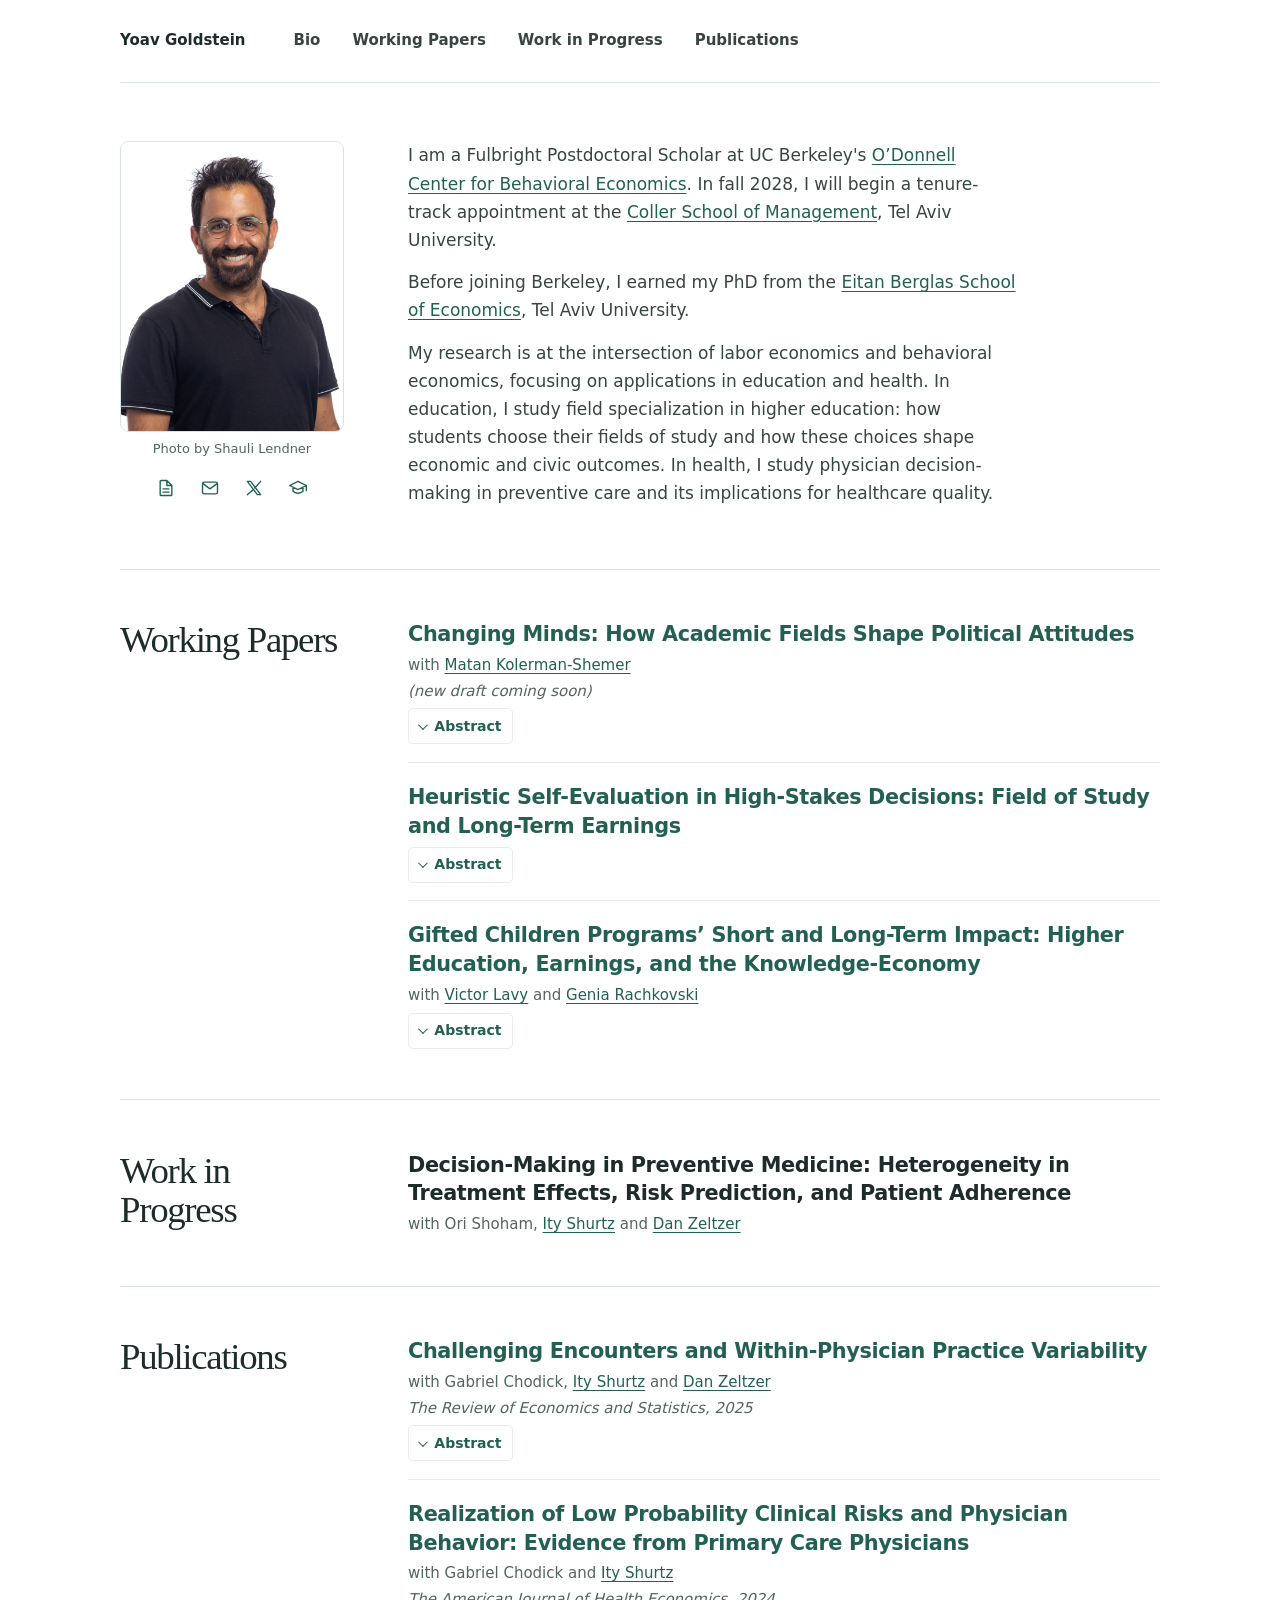
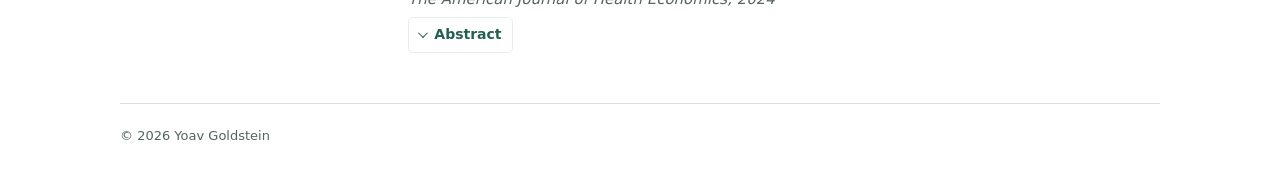
<file: index.html>
<!doctype html>
<html lang="en">
<head>
  <meta charset="utf-8">
  <meta name="viewport" content="width=device-width, initial-scale=1">
  <meta name="description" content="Yoav Goldstein | Labor economics, behavioral economics, education, and health">
  <meta name="theme-color" content="#ffffff">
  <title>Yoav Goldstein</title>
  <link rel="stylesheet" href="styles.css">
</head>
<body>
<div class="page">
  <header class="site-header">
    <h1>Yoav Goldstein</h1>
    <nav aria-label="Main navigation">
      <a href="#bio">Bio</a>
      <a href="#working-papers">Working Papers</a>
      <a href="#work-in-progress">Work in Progress</a>
      <a href="#publications">Publications</a>
    </nav>
  </header>
  <main>
    <section id="bio" class="bio-section" aria-label="Bio">
      <div class="bio-sidebar">
        <figure class="portrait">
          <img src="portrait.jpg" alt="Yoav Goldstein" width="768" height="998" fetchpriority="high">
          <figcaption>Photo by Shauli Lendner</figcaption>
        </figure>
        <nav class="contact-links" aria-label="Profile and contact links">
          <a href="cv.pdf" aria-label="CV (PDF)" title="CV (PDF)">
            <svg viewBox="0 0 24 24" aria-hidden="true" focusable="false">
              <path d="M13 3H6a1 1 0 0 0-1 1v16a1 1 0 0 0 1 1h12a1 1 0 0 0 1-1V9zM13 3v6h6M8.5 13h7M8.5 17h7"/>
            </svg>
          </a>
          <a href="mailto:yoavgolds@berkeley.edu" aria-label="Email Yoav Goldstein" title="yoavgolds@berkeley.edu">
            <svg viewBox="0 0 24 24" aria-hidden="true" focusable="false">
              <rect x="3" y="5" width="18" height="14" rx="2"/>
              <path d="m4 7 8 6 8-6"/>
            </svg>
          </a>
          <a href="https://x.com/GoldsteinYoav" target="_blank" rel="noopener" aria-label="Twitter" title="Twitter">
            <svg viewBox="0 0 24 24" aria-hidden="true" focusable="false">
              <path d="M4 4h4l12 16h-4zM20 4l-7 8m-2 2-7 6"/>
            </svg>
          </a>
          <a href="https://scholar.google.com/citations?user=YSxl_9QAAAAJ" target="_blank" rel="noopener" aria-label="Google Scholar" title="Google Scholar">
            <svg viewBox="0 0 24 24" aria-hidden="true" focusable="false">
              <path d="m2 9 10-5 10 5-10 5zM6 11v5c3 3 9 3 12 0v-5m4-2v6"/>
            </svg>
          </a>
        </nav>
      </div>
      <div class="bio-copy">
        <p>I am a Fulbright Postdoctoral Scholar at UC Berkeley's <a href="https://haas.berkeley.edu/behavioral-economics/" target="_blank" rel="noopener">O’Donnell Center for Behavioral Economics</a>. In fall 2028, I will begin a tenure-track appointment at the <a href="https://en-coller.tau.ac.il/" target="_blank" rel="noopener">Coller School of Management</a>, Tel Aviv University.</p>
        <p>Before joining Berkeley, I earned my PhD from the <a href="https://econ.tau.ac.il/" target="_blank" rel="noopener">Eitan Berglas School of Economics</a>, Tel Aviv University.</p>
        <p>My research is at the intersection of labor economics and behavioral economics, focusing on applications in education and health. In education, I study field specialization in higher education: how students choose their fields of study and how these choices shape economic and civic outcomes. In health, I study physician decision-making in preventive care and its implications for healthcare quality.</p>
      </div>
    </section>
    <section class="content-section" id="working-papers" aria-labelledby="working-papers-title">
      <h2 id="working-papers-title">Working Papers</h2>
      <div class="paper-list">
<article class="paper">
<h3><a href="https://www.dropbox.com/scl/fi/x4blc55nksl5pelstte4q/draft_jmp_major_politics_yoav_goldstein_dec_25.pdf?dl=0&amp;rlkey=j91oeaal6gkvu3q7mhks4vtoc" rel="noopener noreferrer" target="_blank">Changing Minds: How Academic Fields Shape Political Attitudes</a></h3>
<p class="authors">with <a href="https://sites.google.com/mail.huji.ac.il/matankolerman-shemer" target="_blank" rel="noopener">Matan Kolerman-Shemer</a></p>
<span class="note">(new draft coming soon)</span>
<details class="paper-abstract"><summary>Abstract</summary>
<p>This paper studies how academic fields shape students’ political attitudes. Using panel surveys of roughly 300,000 U.S. college students, we compare students across college majors while conditioning on pre-college political attitudes and major-related preferences. Several pieces of evidence support a causal interpretation. The estimates are robust to conservative sensitivity analyses, the controls eliminate nearly all omitted-variable bias from observed demographic and behavioral characteristics, and complementary analyses exploiting supply-side variation in field availability yield consistent results. The estimated effects of academic fields are substantial. Relative to the natural sciences, social sciences and humanities shift students left, while economics and business shift them right, with particularly large effects on economic policy positions. These effects also extend to related behaviors and priorities: social sciences and humanities increase political activism, whereas economics and business increase the importance students place on their own financial success. The evidence suggests that academic content, rather than peers or expected earnings, is the mechanism. Finally, field choice contributes to political fragmentation because students tend to select majors that align with their pre-existing attitudes.</p>
</details>
</article>
<article class="paper">
<h3><a href="https://www.dropbox.com/scl/fi/gdprxqh7v13dfm9620s8c/Goldstein_Heuristic_Self_Evaluation.pdf?dl=0&amp;rlkey=4sfr75r3tcza4m50lxbsrcez8" rel="noopener noreferrer" target="_blank">Heuristic Self-Evaluation in High-Stakes Decisions: Field of Study and Long-Term Earnings</a></h3>
<details class="paper-abstract"><summary>Abstract</summary>
<p>This paper shows that heuristics in self-evaluation can distort high-stakes educational choices and generate persistent earnings consequences. Using administrative data, I exploit a regression discontinuity at a round-number threshold on the national university entrance test. A score just above this threshold does not confer a formal admission advantage and typically remains below the cutoff for high-return STEM programs. Yet students who score just above this mark on their first attempt are substantially more likely to later enroll in such degrees, shifting away from lower-return degrees. The pattern is consistent with left-digit bias in self-evaluation: students treat the leading digit of the score as a salient signal of ability and adjust both the programs they target and the effort they devote to gaining admission. Years later, students just above the threshold are more likely to work in the tech sector and earn higher wages. Using threshold crossing as an instrument for high-return STEM enrollment, I estimate large local wage returns for students whose degree choices are shifted by this heuristic response. A preregistered survey experiment supports the mechanism: round-number thresholds generate sharp discontinuities in perceived qualification and in stated willingness to continue pursuing STEM.</p>
</details>
</article>
<article class="paper">
<h3><a href="https://www.nber.org/papers/w29779" rel="noopener noreferrer" target="_blank">Gifted Children Programs’ Short and Long-Term Impact: Higher Education, Earnings, and the Knowledge-Economy</a></h3>
<p class="authors">with <a href="https://warwick.ac.uk/fac/soc/economics/staff/vlavy/" target="_blank" rel="noopener">Victor Lavy</a> and <a href="https://sites.google.com/view/genia-rachkovski" target="_blank" rel="noopener">Genia Rachkovski</a></p>
<details class="paper-abstract"><summary>Abstract</summary>
<p>This paper examines the short- and long-term consequences of participation in high school Gifted Children Programs (GCPs). Using administrative data that follow individuals from primary school to adulthood, we find that while these programs have negligible effects on high school academic achievement, they substantially influence university trajectories. Specifically, GCP participation shifts the choice of field of study, increases the incidence of double majors, and increases the probability of attaining advanced degrees. Interestingly, we find no effect on earnings or employment—either overall or within knowledge-based sectors—indicating that the high baseline productivity gifted children possess is not further enhanced by program participation. However, we find that GCP participation positively affects spouse “quality” and significantly increases the likelihood of working with fellow GCP peers, suggesting that the program has important long-run effects on the social connections of gifted students. We discuss potential mechanisms within the context of psychological theories of giftedness.</p>
</details>
</article>
      </div>
    </section>
    <section class="content-section" id="work-in-progress" aria-labelledby="work-in-progress-title">
      <h2 id="work-in-progress-title">Work in Progress</h2>
      <div class="paper-list">
<article class="paper">
<h3>Decision-Making in Preventive Medicine: Heterogeneity in Treatment Effects, Risk Prediction, and Patient Adherence</h3>
<p class="authors">with Ori Shoham, <a href="https://www.ityshurtz.com/" target="_blank" rel="noopener">Ity Shurtz</a> and <a href="https://sites.google.com/view/danzeltzer/" target="_blank" rel="noopener">Dan Zeltzer</a></p>
</article>
      </div>
    </section>
    <section class="content-section" id="publications" aria-labelledby="publications-title">
      <h2 id="publications-title">Publications</h2>
      <div class="paper-list">
<article class="paper">
<h3><a href="https://doi.org/10.1162/rest_a_01314" rel="noopener noreferrer" target="_blank">Challenging Encounters and Within-Physician Practice Variability</a></h3>
<p class="authors">with Gabriel Chodick, <a href="https://www.ityshurtz.com/" target="_blank" rel="noopener">Ity Shurtz</a> and <a href="https://sites.google.com/view/danzeltzer/" target="_blank" rel="noopener">Dan Zeltzer</a></p>
<p class="venue">The Review of Economics and Statistics, 2025</p>
<details class="paper-abstract"><summary>Abstract</summary>
<p>We examine how physician decisions are impacted by difficult cases - encounters with newly diagnosed cancer patients. Using detailed administrative data, we compare primary care physicians' decisions in visits that occurred before and after difficult cases and matched comparison cases by the same physicians on other dates. Immediately following a difficult case, physicians increase referrals for common tests, including diagnostic tests unrelated to cancer. The effect lasts only for about an hour, and is not driven by patient selection or schedule disruption. The results highlight difficult encounters as a source for variability in physician practice.</p>
</details>
</article>
<article class="paper">
<h3><a href="https://doi.org/10.1086/724416" rel="noopener noreferrer" target="_blank">Realization of Low Probability Clinical Risks and Physician Behavior: Evidence from Primary Care Physicians</a></h3>
<p class="authors">with Gabriel Chodick and <a href="https://www.ityshurtz.com/" target="_blank" rel="noopener">Ity Shurtz</a></p>
<p class="venue">The American Journal of Health Economics, 2024</p>
<details class="paper-abstract"><summary>Abstract</summary>
<p>We examine whether primary care physicians alter their clinical decision-making following realizations of low probability risks among their patients -- events of colon cancer diagnoses. Relying on comprehensive administrative visit level data from a large Israeli HMO, we find that physicians increase their patients' use of colonoscopy tests substantially during the first three months following such events and that in the subsequent twelve months the effect dissipates. We find no indication that older -- typically more experienced -- physicians are less responsive to Events, nor do we find that physicians' response varies by their gender. Considering that in our setting, it is unlikely that colon cancer diagnoses convey information in the traditional sense, these results indicate the existence of attention effects. Unexpected events induce a stronger physician response and the increase in the use of colonoscopy tests is more pronounced among patients that are similar to the patient involved in the event, in line with recent work on cognitive mechanisms and memory where surprises and associative memory play a key role in decision making. We also do not find evidence that the quality of colonoscopy tests decreases with the increase in their use, suggesting that in response to events, physicians induce adherence to colonoscopy tests among their at-risk patients rather than merely lowering the cut-off risk level of prescribing colonoscopy tests.</p>
</details>
</article>
      </div>
    </section>
  </main>
  <footer>© 2026 Yoav Goldstein</footer>
</div>
</body>
</html>
</file>
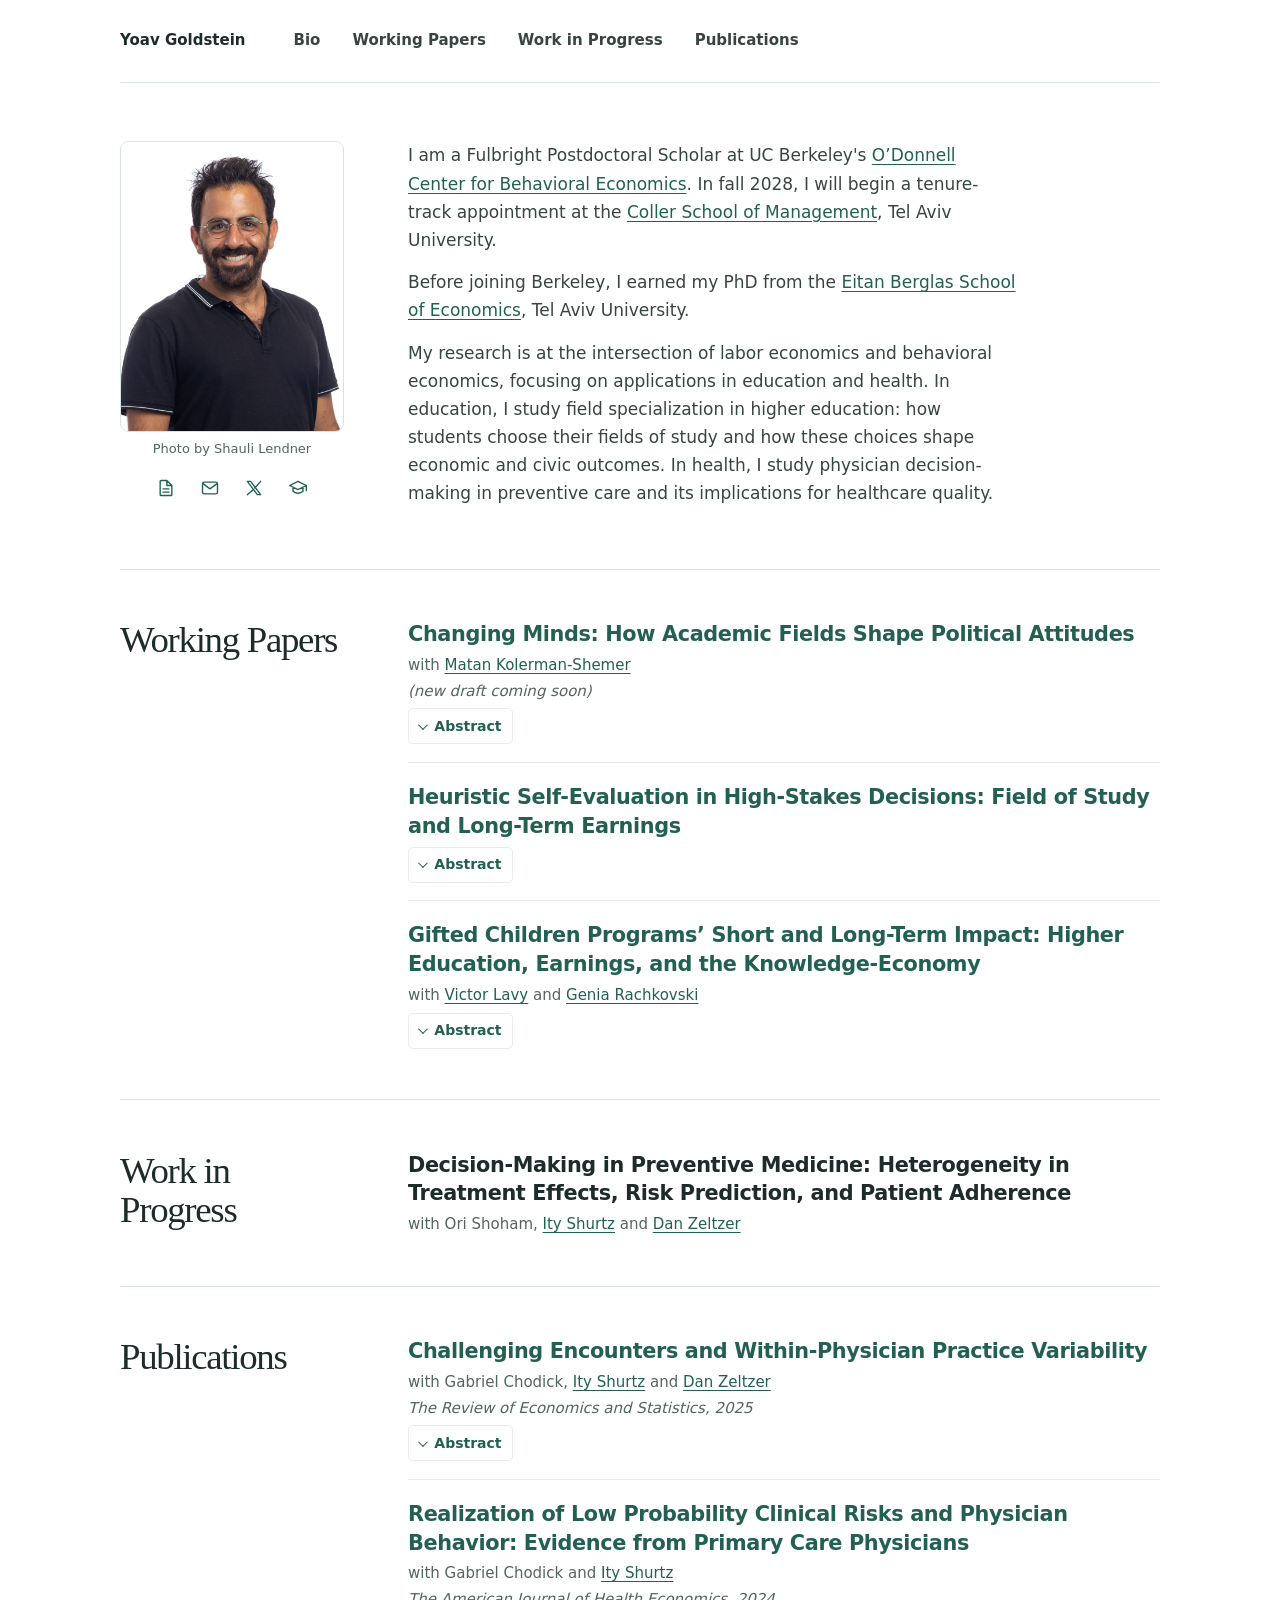
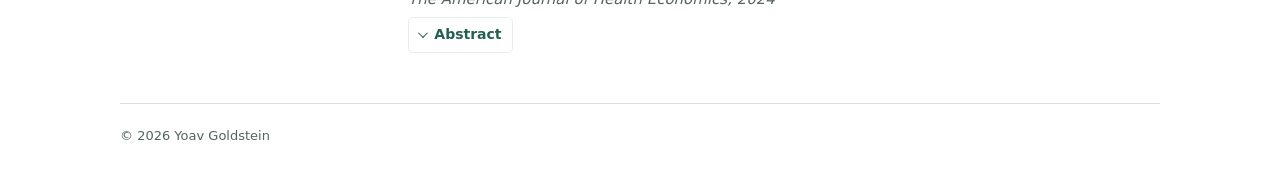
<file: research.html>
<!doctype html><html lang="en"><head><meta charset="utf-8"><meta name="viewport" content="width=device-width,initial-scale=1"><meta http-equiv="refresh" content="0;url=index.html#working-papers"><link rel="canonical" href="index.html#working-papers"><title>Research | Yoav Goldstein</title></head><body><p>Research has moved to <a href="index.html#working-papers">the main page</a>.</p></body></html>
</file>
<file: styles.css>
:root {
  color-scheme: light;
  --ink: #1d2c2b;
  --body: #374542;
  --muted: #546460;
  --accent: #236053;
  --line: #d8e2df;
  --soft-line: #e6edeb;
  --tint: #edf5f2;
  --serif: Georgia, "Times New Roman", serif;
}

* {
  box-sizing: border-box;
}

body {
  margin: 0;
  background: #fff;
  color: var(--body);
  font: 1.0625rem/1.65 system-ui, sans-serif;
}

a {
  color: var(--accent);
  text-decoration-thickness: 0.06em;
  text-underline-offset: 0.18em;
}

a:hover {
  text-decoration-thickness: 0.11em;
}

:focus-visible {
  outline: 2px solid var(--accent);
  outline-offset: 4px;
}

.page {
  width: min(100% - 2 * clamp(1.25rem, 5vw, 3rem), 65rem);
  margin-inline: auto;
}

.site-header {
  display: flex;
  align-items: center;
  flex-wrap: wrap;
  gap: 0.25rem clamp(1.4rem, 4vw, 3rem);
  padding-block: 1.3rem;
  border-bottom: 1px solid var(--line);
  font-size: 0.9375rem;
}

.site-header h1 {
  margin: 0;
  color: var(--ink);
  font-size: inherit;
  font-weight: 700;
  line-height: 1.3;
}

.site-header nav {
  display: flex;
  align-items: center;
  flex-wrap: wrap;
  gap: 0.45rem clamp(0.9rem, 3vw, 2rem);
  font-weight: 550;
}

.site-header a {
  display: inline-flex;
  align-items: center;
  min-height: 2.5rem;
  color: var(--body);
  text-decoration: none;
}

.site-header a:hover {
  color: var(--accent);
  text-decoration: underline;
}

section {
  scroll-margin-top: 1.5rem;
}

h2 {
  margin: 0;
  color: var(--ink);
  font-family: var(--serif);
  font-weight: 400;
  line-height: 1.06;
  text-wrap: balance;
  font-size: clamp(1.75rem, 3vw, 2.3rem);
  letter-spacing: -0.035em;
}

.bio-section,
.content-section {
  display: grid;
  grid-template-columns: minmax(11rem, 14rem) minmax(0, 1fr);
  align-items: start;
  gap: 1.4rem clamp(1.75rem, 6vw, 4rem);
}

.bio-section {
  padding-block: clamp(2.25rem, 4.6vw, 3.75rem);
}

.bio-copy {
  max-width: 38rem;
}

.bio-copy p {
  margin: 0;
}

.bio-copy p + p {
  margin-top: 0.9rem;
}

.portrait {
  margin: 0;
}

.portrait img {
  display: block;
  width: 100%;
  height: auto;
  border: 1px solid var(--line);
  border-radius: 0.55rem;
  filter: blur(0.35px);
}

.portrait figcaption {
  margin-top: 0.5rem;
  color: var(--muted);
  font-size: 0.8125rem;
  line-height: 1.4;
  text-align: center;
}

.contact-links {
  display: flex;
  justify-content: center;
  flex-wrap: wrap;
  margin-top: 0.5rem;
}

.contact-links a {
  display: grid;
  place-items: center;
  width: 2.75rem;
  height: 2.75rem;
  border-radius: 0.35rem;
}

.contact-links a:hover {
  background: var(--tint);
}

.contact-links svg {
  width: 1.25rem;
  height: 1.25rem;
  fill: none;
  stroke: currentColor;
  stroke-width: 1.65;
  stroke-linecap: round;
  stroke-linejoin: round;
}

.content-section {
  padding-block: clamp(2rem, 4.5vw, 3.15rem);
  border-top: 1px solid var(--line);
}

.paper + .paper {
  margin-top: 1.1rem;
  padding-top: 1.25rem;
  border-top: 1px solid var(--soft-line);
}

.paper h3 {
  margin: 0 0 0.32rem;
  color: var(--ink);
  font-size: clamp(1.125rem, 2vw, 1.3rem);
  font-weight: 650;
  line-height: 1.38;
  letter-spacing: -0.018em;
}

.paper h3 a {
  text-decoration-color: transparent;
}

.paper h3 a:hover,
.paper h3 a:focus-visible {
  text-decoration-color: currentColor;
}

.authors,
.venue,
.note {
  margin: 0.18rem 0 0;
  color: var(--muted);
  font-size: 0.9375rem;
  line-height: 1.5;
}

.venue,
.note {
  font-style: italic;
}

.note {
  display: block;
}

.paper-abstract {
  margin-top: 0.4rem;
}

.paper-abstract summary {
  display: flex;
  align-items: center;
  gap: 0.46rem;
  width: fit-content;
  min-height: 2.25rem;
  padding-inline: 0.55rem 0.65rem;
  border: 1px solid var(--soft-line);
  border-radius: 0.3rem;
  color: var(--accent);
  font-size: 0.875rem;
  font-weight: 600;
  list-style: none;
  cursor: pointer;
}

.paper-abstract summary::-webkit-details-marker {
  display: none;
}

.paper-abstract summary::before {
  content: "";
  width: 0.39rem;
  height: 0.39rem;
  margin-inline-end: 0.12rem;
  border-inline-end: 1.5px solid;
  border-block-end: 1.5px solid;
  transform: rotate(45deg) translateY(-0.12rem);
}

.paper-abstract[open] summary::before {
  transform: rotate(225deg) translate(-0.08rem, -0.04rem);
}

.paper-abstract summary:hover,
.paper-abstract[open] summary {
  background: var(--tint);
}

.paper-abstract p {
  max-width: 68ch;
  margin: 0.85rem 0 0.25rem;
  font-size: 1rem;
}

footer {
  padding-block: 1.3rem 2.25rem;
  border-top: 1px solid var(--line);
  color: var(--muted);
  font-size: 0.8125rem;
}

@media (max-width: 43rem) {
  .site-header {
    padding-block: 0.75rem;
    font-size: 0.875rem;
  }

  .site-header nav {
    column-gap: 0.75rem;
    row-gap: 0.1rem;
  }

  .bio-section,
  .content-section {
    grid-template-columns: minmax(0, 1fr);
  }

  .bio-sidebar {
    width: min(100%, 11rem);
    justify-self: center;
  }

  .paper-abstract summary {
    min-height: 2.5rem;
  }
}

@media print {
  .page {
    width: 100%;
  }

  .site-header {
    padding-block: 0 0.5rem;
  }

  .site-header nav {
    display: none;
  }

  .bio-section,
  .content-section {
    padding-block: 1rem;
  }

  .paper {
    break-inside: avoid;
  }
}
</file>
